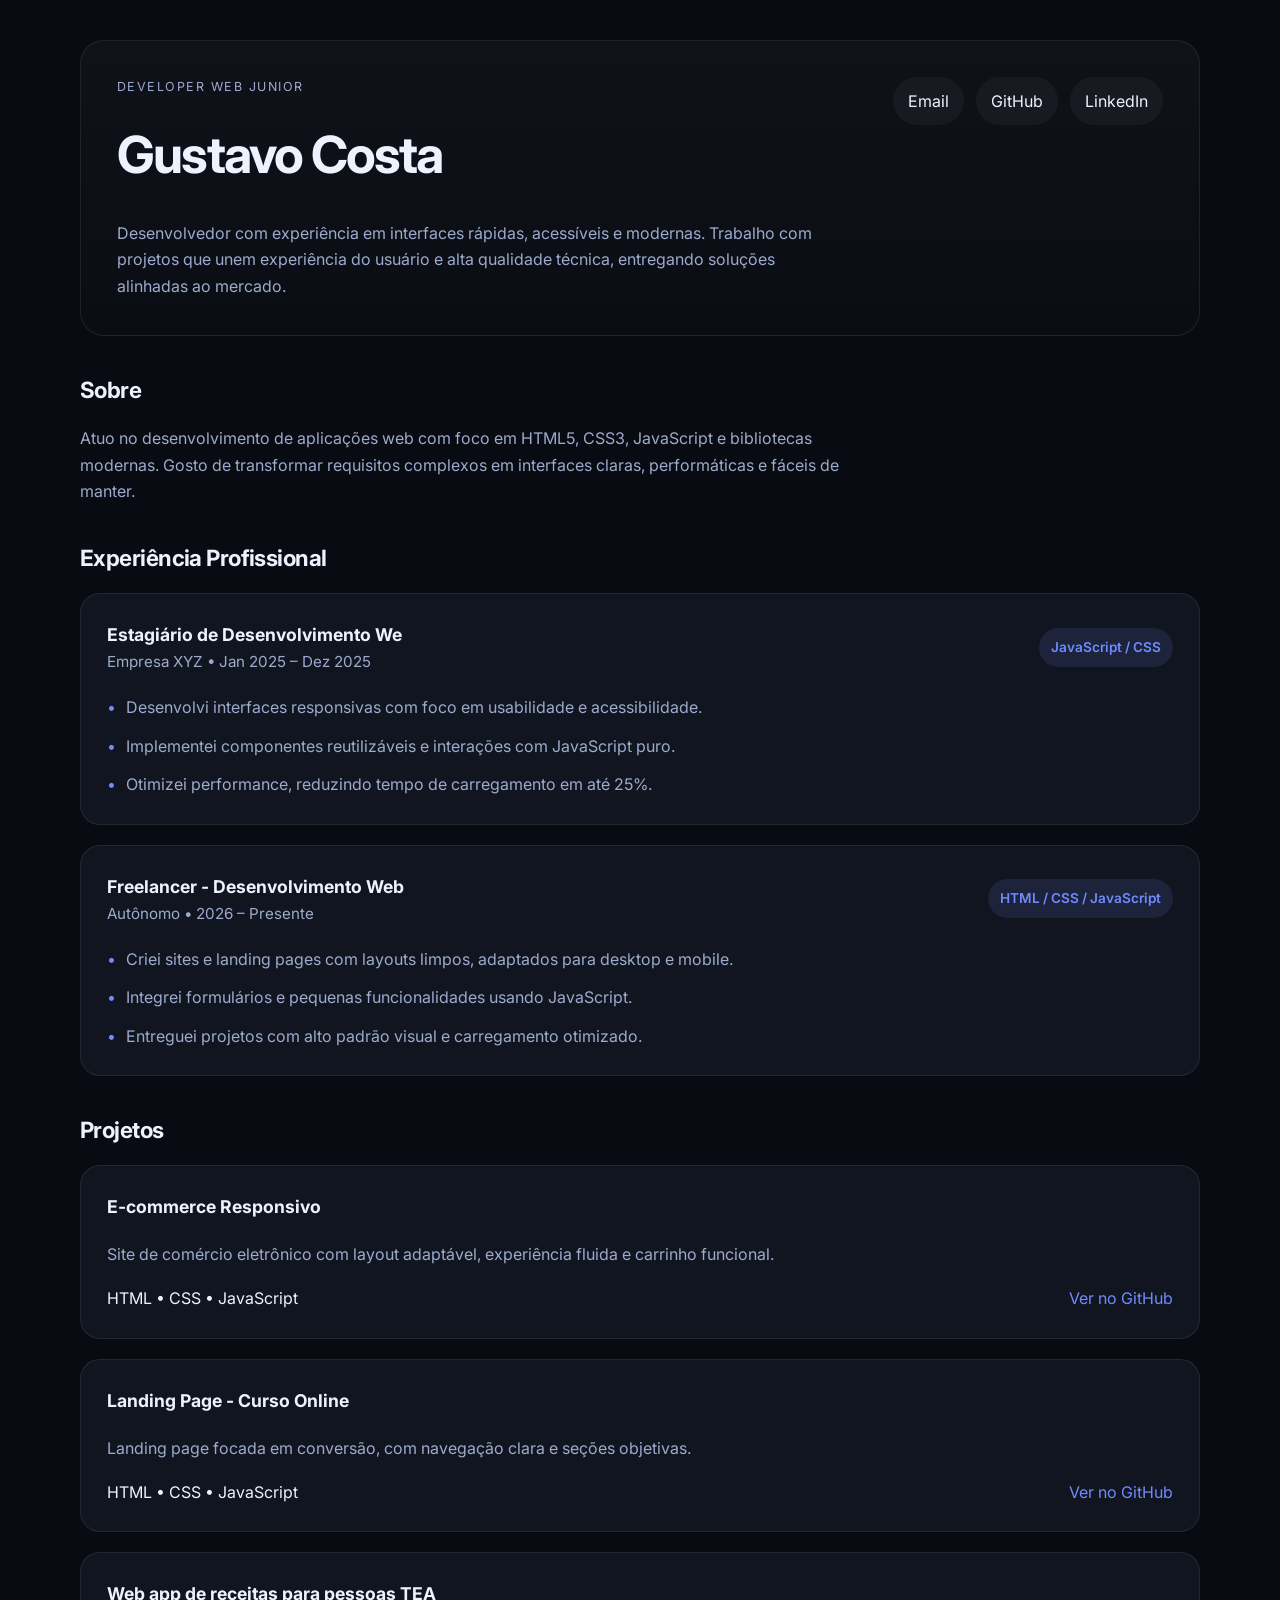
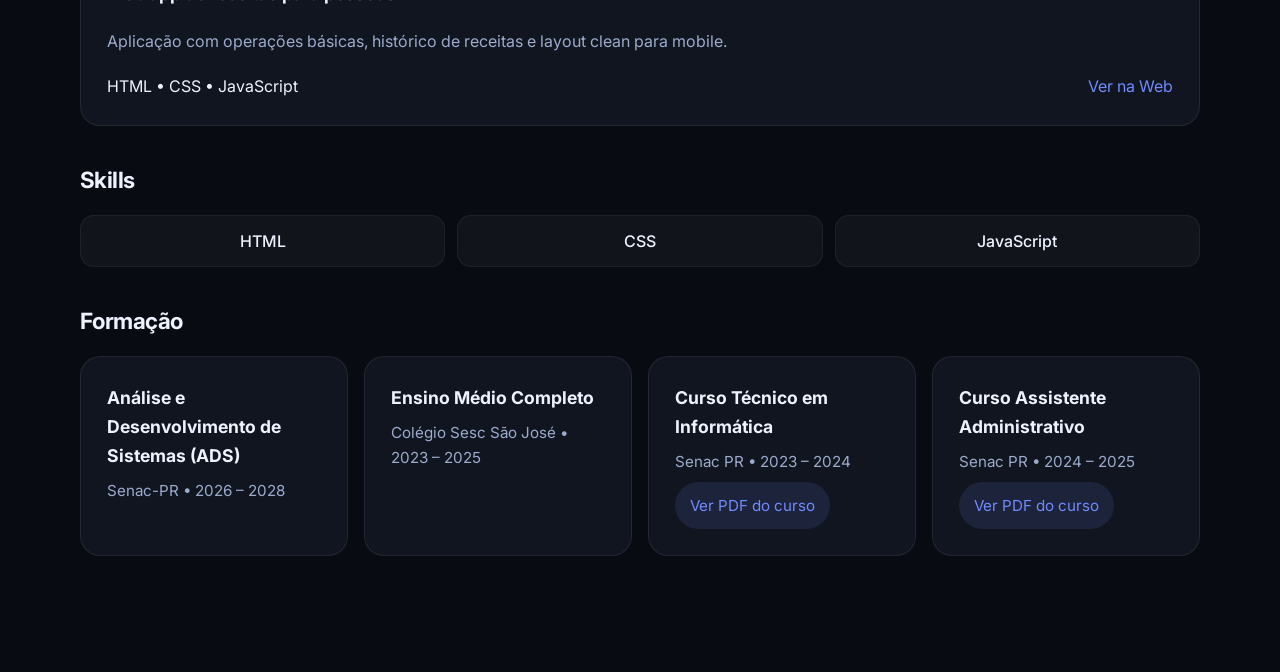
<file: Saved Games/index.html>
﻿<!DOCTYPE html>
<html lang="pt-BR">

<head>
    <meta charset="UTF-8">
    <meta name="viewport" content="width=device-width, initial-scale=1.0">
    <meta name="description" content="Currículo profissional de desenvolvedor Web Junior com foco em projetos modernos, legibilidade e layout responsivo.">
    <meta name="author" content="Gustavo Costa">
    <title>Gustavo Costa | Developer Junior</title>
    <link href="https://fonts.googleapis.com/css2?family=Inter:wght@300;400;500;600;700&display=swap" rel="stylesheet">
    <link rel="stylesheet" href="style.css">
</head>

<body>
    <main class="page">
        <section class="hero">
            <div class="hero__inner">
                <div class="hero__header">
                    <div>
                        <p class="hero__label"> Developer Web Junior</p>
                        <h1>Gustavo Costa</h1>
                    </div>
                    <div class="hero__contact">
                        <a href="mailto:ytavinhoy@gmail.com">Email</a>
                        <a href="https://github.com/Gustav0c-DEV" target="_blank" rel="noopener">GitHub</a>
                        <a href="https://www.linkedin.com/in/gustavo-costa-462b51376/" target="_blank" rel="noopener">LinkedIn</a>
                    </div>
                </div>

                <p class="hero__summary">Desenvolvedor com experiência em interfaces rápidas, acessíveis e modernas. Trabalho com projetos que unem experiência do usuário e alta qualidade técnica, entregando soluções alinhadas ao mercado.</p>
            </div>
        </section>

        <section class="section about">
            <div class="section__header">
                <h2>Sobre</h2>
            </div>
            <p>Atuo no desenvolvimento de aplicações web com foco em HTML5, CSS3, JavaScript e bibliotecas modernas. Gosto de transformar requisitos complexos em interfaces claras, performáticas e fáceis de manter.</p>
        </section>

        <section class="section experience">
            <div class="section__header">
                <h2>Experiência Profissional</h2>
            </div>

            <article class="card">
                <div class="card__top">
                    <div>
                        <h3>Estagiário de Desenvolvimento We</h3>
                        <p class="meta">Empresa XYZ • Jan 2025 – Dez 2025</p>
                    </div>
                    <span class="badge"> JavaScript / CSS</span>
                </div>
                <ul class="card__list">
                    <li>Desenvolvi interfaces responsivas com foco em usabilidade e acessibilidade.</li>
                    <li>Implementei componentes reutilizáveis e interações com JavaScript puro.</li>
                    <li>Otimizei performance, reduzindo tempo de carregamento em até 25%.</li>
                </ul>
            </article>

            <article class="card">
                <div class="card__top">
                    <div>
                        <h3>Freelancer - Desenvolvimento Web</h3>
                        <p class="meta">Autônomo • 2026 – Presente</p>
                    </div>
                    <span class="badge">HTML / CSS / JavaScript</span>
                </div>
                <ul class="card__list">
                    <li>Criei sites e landing pages com layouts limpos, adaptados para desktop e mobile.</li>
                    <li>Integrei formulários e pequenas funcionalidades usando JavaScript.</li>
                    <li>Entreguei projetos com alto padrão visual e carregamento otimizado.</li>
                </ul>
            </article>
        </section>

        <section class="section projects">
            <div class="section__header">
                <h2>Projetos</h2>
            </div>

            <article class="project-card">
                <div>
                    <h3>E-commerce Responsivo</h3>
                    <p>Site de comércio eletrônico com layout adaptável, experiência fluida e carrinho funcional.</p>
                </div>
                <div class="project-card__footer">
                    <span>HTML • CSS • JavaScript</span>
                    <a href="https://github.com/seu-usuario/ecommerce" target="_blank" rel="noopener">Ver no GitHub</a>
                </div>
            </article>

            <article class="project-card">
                <div>
                    <h3>Landing Page - Curso Online</h3>
                    <p>Landing page focada em conversão, com navegação clara e seções objetivas.</p>
                </div>
                <div class="project-card__footer">
                    <span>HTML • CSS • JavaScript</span>
                    <a href="https://github.com/seu-usuario/landing-page" target="_blank" rel="noopener">Ver no GitHub</a>
                </div>
            </article>

            <article class="project-card">
                <div>
                    <h3>Web app de receitas para pessoas TEA</h3>
                    <p>Aplicação com operações básicas, histórico de receitas e layout clean para mobile.</p>
                </div>
                <div class="project-card__footer">
                    <span>HTML • CSS • JavaScript</span>
                    <a href="https://glassy-whoop-08538120.figma.site" target="_blank" rel="noopener">Ver na Web</a>
                </div>
            </article>
        </section>

        <section class="section skills">
            <div class="section__header">
                <h2>Skills</h2>
            </div>
            <div class="skill-grid">
                <span>HTML</span>
                <span>CSS</span>
                <span>JavaScript</span>
            </div>
        </section>

        <section class="section education">
            <div class="section__header">
                <h2>Formação</h2>
            </div>
            <div class="education-grid">
                <div>
                    <h3>Análise e Desenvolvimento de Sistemas (ADS)</h3>
                    <p class="meta">Senac-PR • 2026 – 2028</p>
                </div>
                <div>
                    <h3>Ensino Médio Completo</h3>
                    <p class="meta">Colégio Sesc São José • 2023 – 2025</p>
                </div>
                <div>
                    <h3>Curso Técnico em Informática</h3>
                    <p class="meta">Senac PR • 2023 – 2024</p>
                    <p class="course-pdf"><a href="Certificado em TI.pdf" target="_blank" rel="noopener">Ver PDF do curso</a></p>
                </div>
                <div>
                    <h3>Curso Assistente Administrativo</h3>
                    <p class="meta">Senac PR • 2024 – 2025
                    </p>
                    <p class="course-pdf"><a href="Certificado em ADM.pdf" target="_blank" rel="noopener">Ver PDF do curso</a></p>
                </div>
            </div>
        </section>
    </main>

    <script src="Script.js"></script>
</body>

</html>
</file>
<file: Saved Games/style.css>
:root {
    --bg: #080b11;
    --surface: #11151f;
    --surface-strong: #1c2330;
    --text: #eef2ff;
    --muted: #9cabcd;
    --accent: #6f8bff;
    --border: rgba(255, 255, 255, 0.08);
}

* {
    box-sizing: border-box;
}

html {
    scroll-behavior: smooth;
}

body {
    margin: 0;
    min-height: 100vh;
    background: var(--bg);
    color: var(--text);
    font-family: 'Inter', sans-serif;
    line-height: 1.65;
}

body a {
    color: var(--accent);
    text-decoration: none;
}

.page {
    width: min(1120px, calc(100% - 32px));
    margin: 0 auto;
    padding: 40px 0 80px;
}

.hero,
.section {
    margin-bottom: 36px;
}

.hero__inner {
    background: linear-gradient(180deg, rgba(255, 255, 255, 0.03), rgba(255, 255, 255, 0.01));
    border: 1px solid var(--border);
    border-radius: 24px;
    padding: 36px;
}

.hero__label {
    margin: 0 0 14px;
    color: var(--muted);
    letter-spacing: 0.12em;
    text-transform: uppercase;
    font-size: 0.78rem;
}

.hero__inner h1 {
    margin: 0;
    font-size: clamp(2.5rem, 4vw, 4rem);
    letter-spacing: -0.04em;
}

.hero__summary {
    max-width: 720px;
    margin: 24px 0 0;
    color: var(--muted);
    font-size: 1rem;
}

.hero__header {
    display: flex;
    flex-wrap: wrap;
    justify-content: space-between;
    gap: 18px;
    align-items: flex-start;
}

.hero__contact {
    display: flex;
    flex-wrap: wrap;
    gap: 12px;
}

.hero__contact a {
    display: inline-flex;
    align-items: center;
    padding: 10px 14px;
    border-radius: 999px;
    background: rgba(255, 255, 255, 0.04);
    color: var(--text);
    border: 1px solid transparent;
    transition: background 0.25s ease, border-color 0.25s ease;
}

.hero__contact a:hover {
    background: rgba(111, 139, 255, 0.16);
    border-color: rgba(111, 139, 255, 0.3);
}

.section__header h2 {
    margin: 0 0 16px;
    font-size: 1.4rem;
    letter-spacing: -0.025em;
}

.section p {
    margin: 0;
    color: var(--muted);
    max-width: 760px;
}

.experience .card,
.projects .project-card,
.education-grid>div {
    background: var(--surface);
    border: 1px solid var(--border);
    border-radius: 20px;
    padding: 26px;
    transition: transform 0.25s ease, border-color 0.25s ease;
}

.experience .card+.card,
.projects .project-card+.project-card {
    margin-top: 20px;
}

.experience .card:hover,
.projects .project-card:hover,
.education-grid>div:hover {
    transform: translateY(-4px);
    border-color: rgba(111, 139, 255, 0.25);
}

.card__top,
.project-card__footer {
    display: flex;
    flex-wrap: wrap;
    justify-content: space-between;
    gap: 14px;
    align-items: center;
}

.card__top h3,
.project-card h3,
.education-grid h3 {
    margin: 0;
    font-size: 1.1rem;
}

.meta {
    margin: 8px 0 0;
    color: var(--muted);
    font-size: 0.95rem;
}

.badge {
    display: inline-flex;
    padding: 8px 12px;
    border-radius: 999px;
    background: rgba(111, 139, 255, 0.12);
    color: var(--accent);
    font-size: 0.85rem;
    font-weight: 600;
}

.card__list,
.project-card p {
    margin: 20px 0 0;
    color: var(--muted);
}

.card__list {
    list-style: none;
    padding: 0;
    display: grid;
    gap: 12px;
}

.card__list li::before {
    content: '\2022';
    margin-right: 10px;
    color: var(--accent);
}

.projects .project-card {
    display: grid;
    gap: 18px;
}

.project-card__footer {
    justify-content: space-between;
}

.visible {
    opacity: 1 !important;
    transform: translateY(0) !important;
}

.skill-grid {
    display: grid;
    grid-template-columns: repeat(auto-fit, minmax(110px, 1fr));
    gap: 12px;
}

.skill-grid span {
    display: inline-flex;
    justify-content: center;
    align-items: center;
    min-height: 52px;
    padding: 0 14px;
    border-radius: 14px;
    background: rgba(255, 255, 255, 0.04);
    color: var(--text);
    border: 1px solid rgba(255, 255, 255, 0.06);
    font-weight: 500;
}

.education-grid {
    display: grid;
    grid-template-columns: repeat(auto-fit, minmax(260px, 1fr));
    gap: 16px;
}

.education-grid>div p {
    margin: 8px 0 0;
    color: var(--muted);
    font-size: 0.95rem;
}

.course-pdf {
    margin: 12px 0 0;
}

.course-pdf a {
    display: inline-flex;
    align-items: center;
    padding: 10px 14px;
    border-radius: 999px;
    background: rgba(111, 139, 255, 0.12);
    color: var(--accent);
    border: 1px solid transparent;
    transition: background 0.25s ease, border-color 0.25s ease;
}

.course-pdf a:hover {
    background: rgba(111, 139, 255, 0.2);
    border-color: rgba(111, 139, 255, 0.3);
}

@media (max-width: 880px) {
    .hero__inner {
        padding: 28px;
    }
    .page {
        width: min(100%, calc(100% - 24px));
    }
}

@media (max-width: 640px) {
    .hero__header,
    .card__top,
    .project-card__footer {
        flex-direction: column;
        align-items: flex-start;
    }
    .hero__contact {
        width: 100%;
    }
    .hero__contact a {
        width: 100%;
    }
}
</file>
